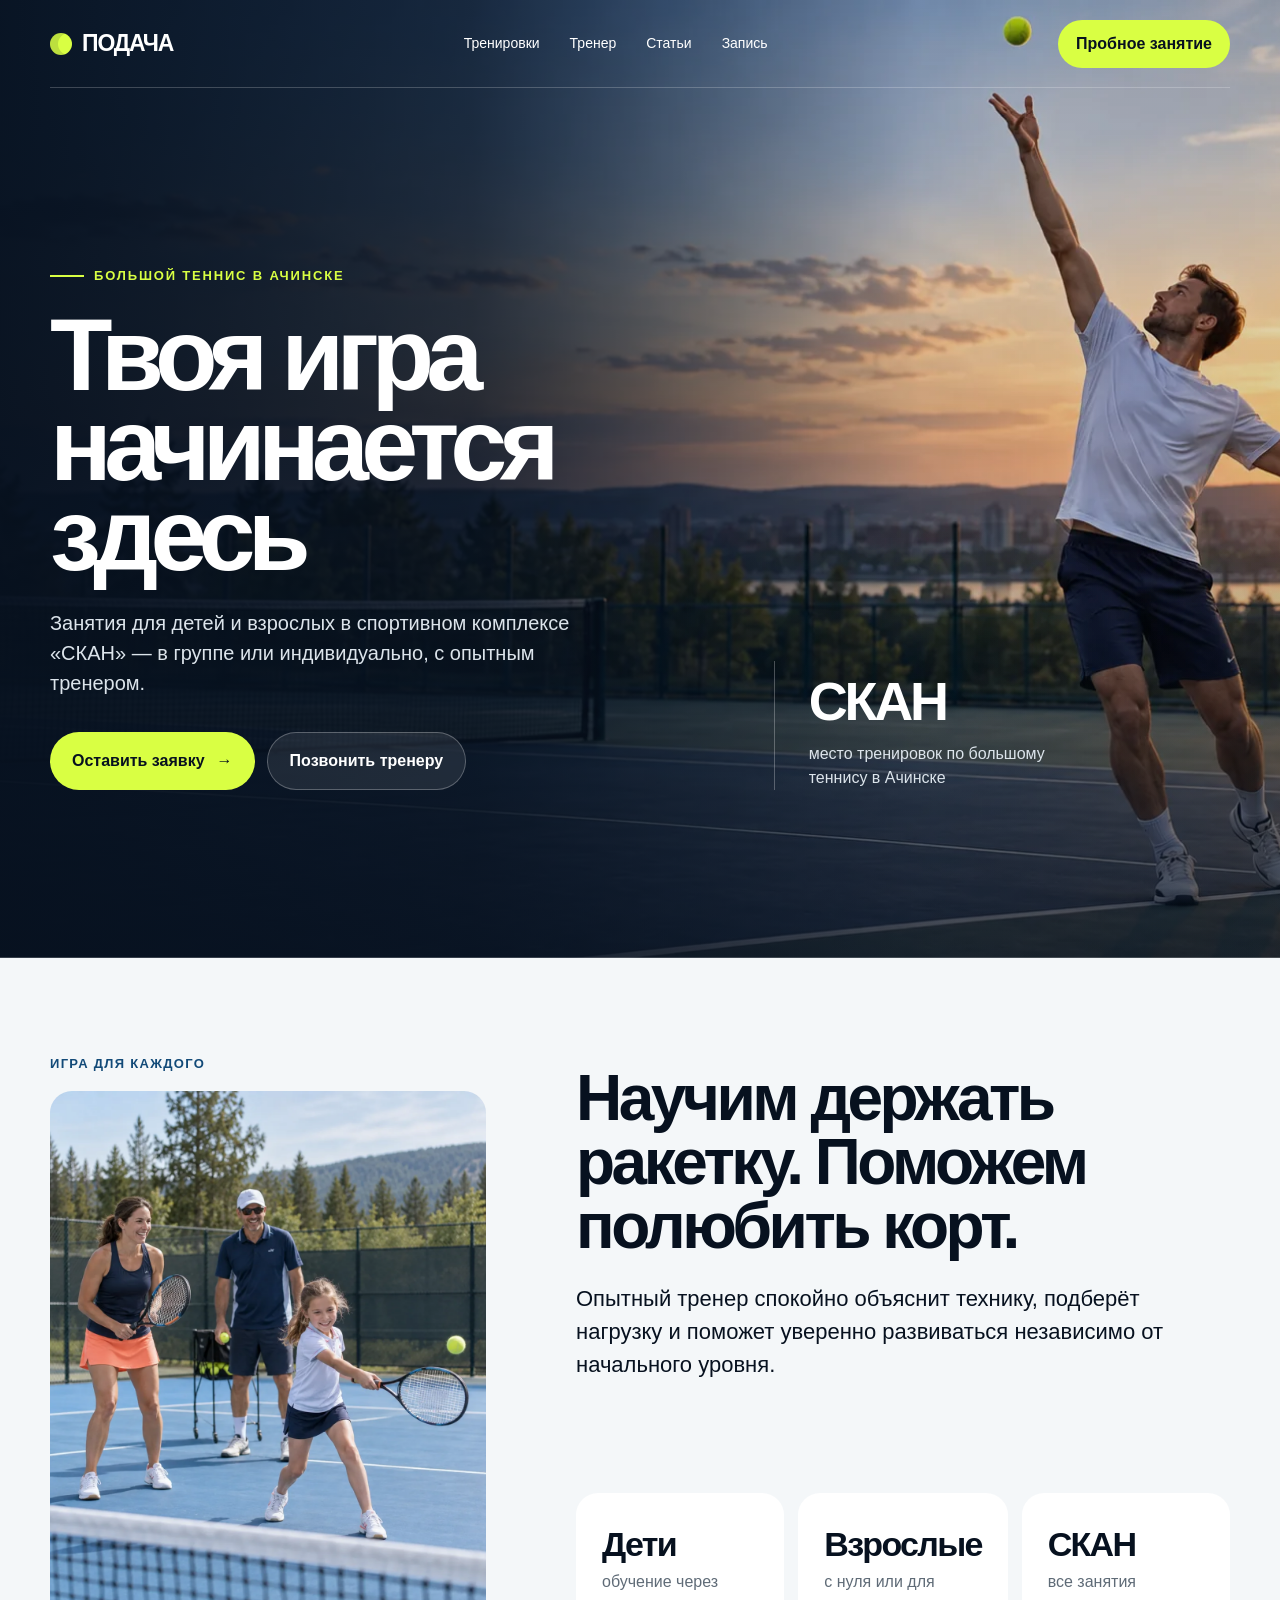
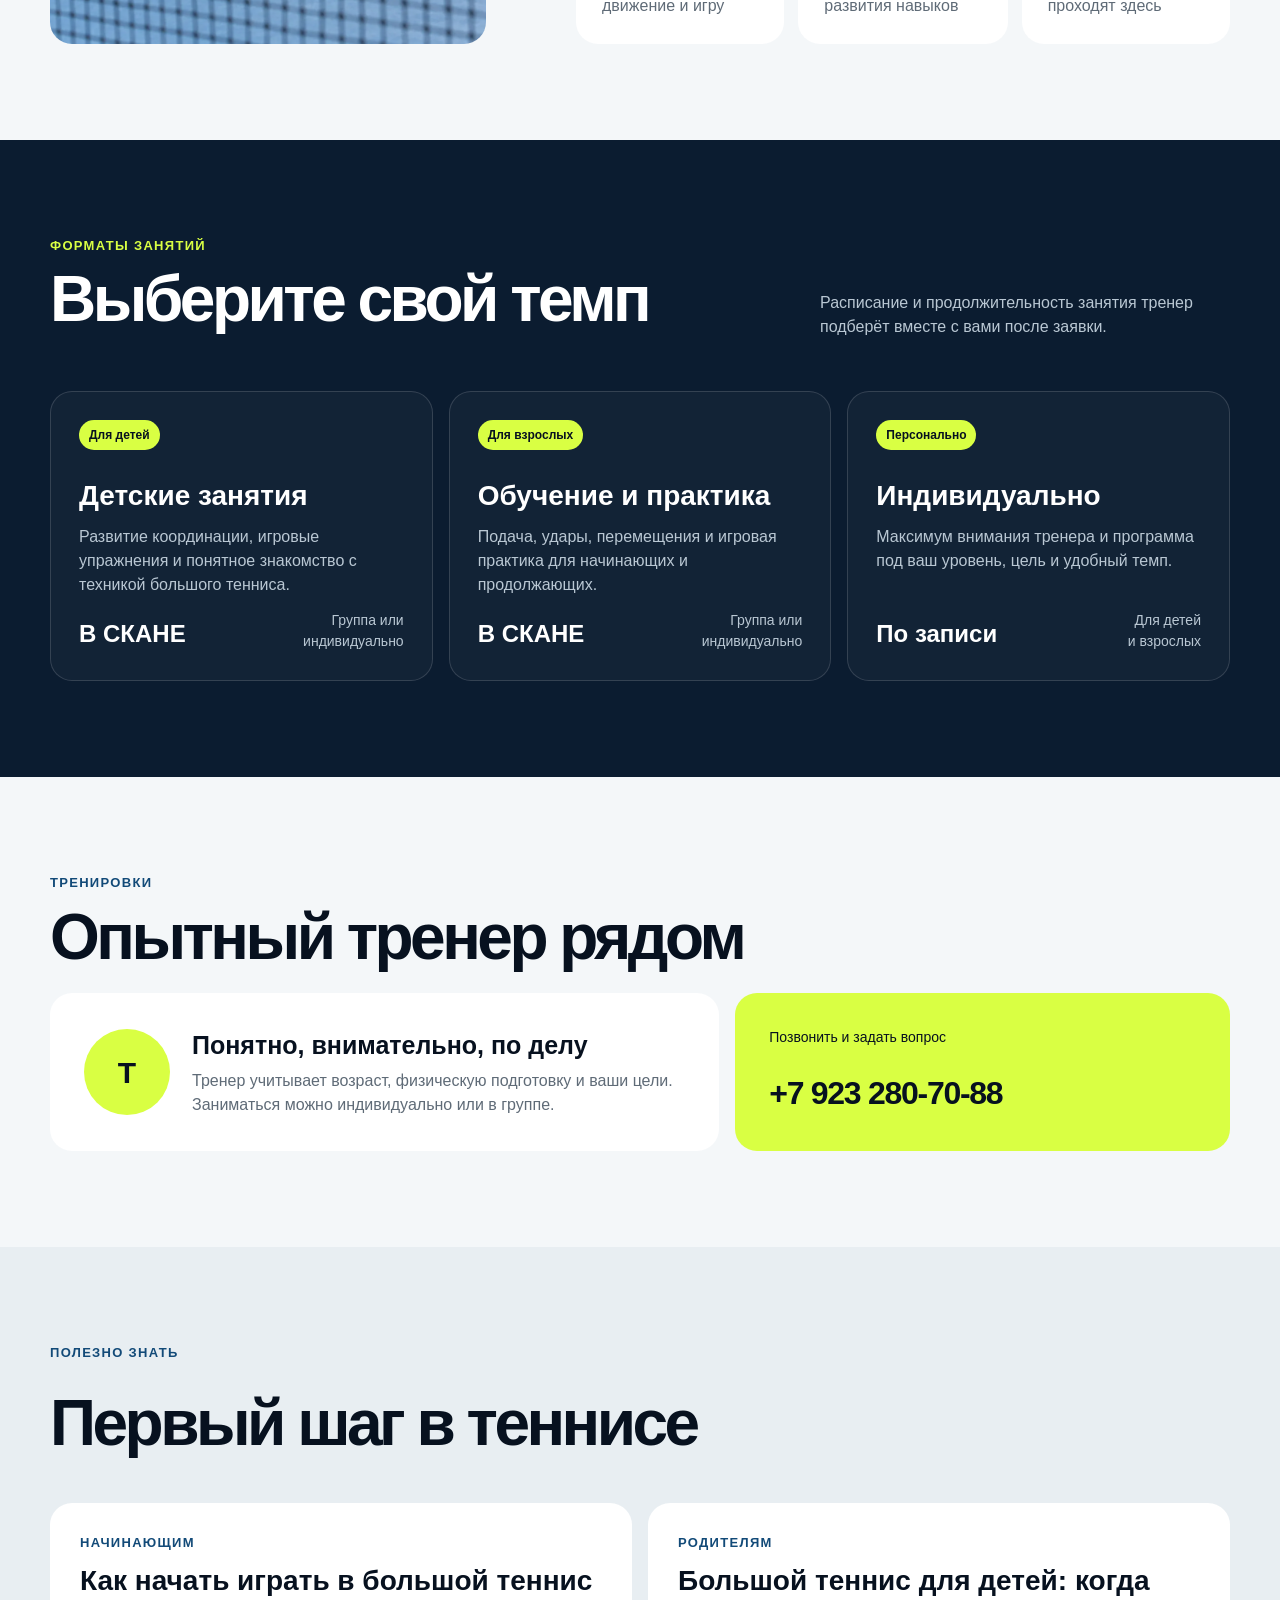
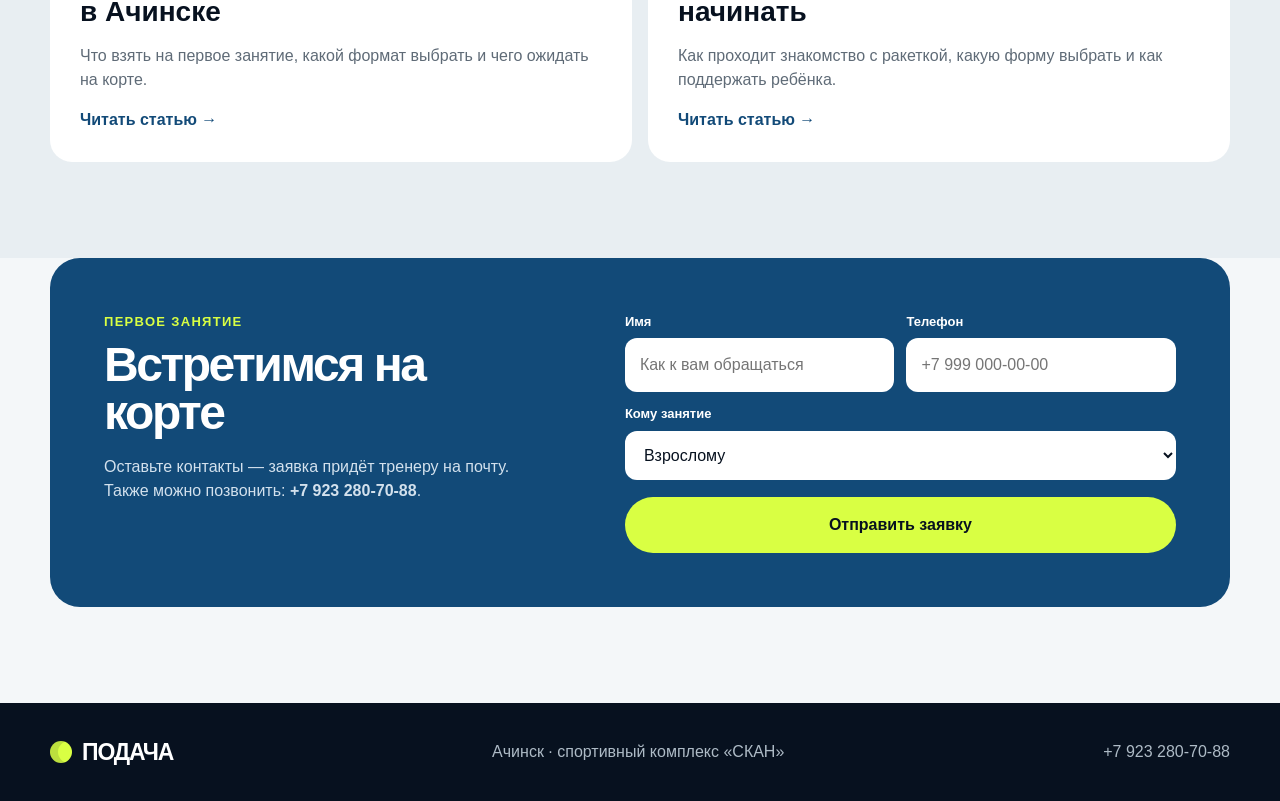
<file: index.html>
<!doctype html>
<html lang="ru">
<head>
  <meta charset="utf-8">
  <meta name="viewport" content="width=device-width, initial-scale=1">
  <meta name="description" content="Большой теннис в Ачинске: тренировки для детей и взрослых, расписание и запись на первое занятие.">
  <title>Подача — теннис в Ачинске</title>
  <link rel="canonical" href="https://artyomzhuravlyov.github.io/">
  <meta name="robots" content="index,follow,max-image-preview:large">
  <meta property="og:type" content="website"><meta property="og:locale" content="ru_RU"><meta property="og:title" content="Большой теннис в Ачинске — занятия для детей и взрослых"><meta property="og:description" content="Групповые и индивидуальные занятия с опытным тренером в спортивном комплексе «СКАН». Оставьте заявку онлайн.">
  <link rel="icon" type="image/png" sizes="120x120" href="/favicon.png">
  <script type="application/ld+json">{"@context":"https://schema.org","@type":"SportsActivityLocation","name":"Подача — большой теннис в Ачинске","url":"https://artyomzhuravlyov.github.io/","telephone":"+79232807088","address":{"@type":"PostalAddress","addressLocality":"Ачинск","addressRegion":"Красноярский край","addressCountry":"RU"},"areaServed":"Ачинск","sport":"Теннис"}</script>
  <style>
    :root{--ink:#07111f;--navy:#0b1c30;--blue:#124a78;--acid:#d9ff43;--paper:#f4f7f9;--white:#fff;--muted:#5f6b77;--line:#d9e0e5;--radius:22px}
    *{box-sizing:border-box}html{scroll-behavior:smooth}body{margin:0;background:var(--paper);color:var(--ink);font:16px/1.5 Inter,Arial,sans-serif}button,input,select{font:inherit}a{color:inherit;text-decoration:none}.wrap{width:min(1180px,calc(100% - 40px));margin:auto}
    header{position:absolute;z-index:3;left:0;right:0;top:0;color:#fff}.nav{height:88px;display:flex;align-items:center;justify-content:space-between;border-bottom:1px solid #ffffff35}.brand{font-weight:900;font-size:23px;letter-spacing:-.05em;display:flex;align-items:center;gap:10px}.ball{width:22px;height:22px;background:var(--acid);border-radius:50%;box-shadow:inset 8px 0 0 #07111f22}.links{display:flex;gap:30px;font-size:14px}.nav-cta{background:var(--acid);color:var(--ink);font-weight:800;padding:12px 18px;border-radius:999px}
    .hero{min-height:760px;color:#fff;display:grid;align-items:end;position:relative;background:linear-gradient(90deg,#07111ff2 0%,#07111fbf 37%,#07111f20 72%),linear-gradient(0deg,#07111fb5 0%,transparent 45%),url('hero-tennis.webp') center/cover}.hero:after{content:"";position:absolute;inset:auto 0 0;height:1px;background:#ffffff30}.hero-inner{position:relative;z-index:1;padding:170px 0 72px;display:grid;grid-template-columns:1fr .72fr;gap:90px;align-items:end}.eyebrow{display:flex;align-items:center;gap:10px;text-transform:uppercase;letter-spacing:.14em;font-weight:800;font-size:13px;color:var(--acid)}.eyebrow:before{content:"";width:34px;height:2px;background:var(--acid)}h1{font-size:clamp(58px,8vw,108px);line-height:.88;letter-spacing:-.075em;margin:24px 0 28px;max-width:760px}.lead{font-size:20px;max-width:560px;color:#dce4eb;margin:0 0 34px}.actions{display:flex;gap:12px;flex-wrap:wrap}.btn{border:0;border-radius:999px;padding:16px 22px;font-weight:800;cursor:pointer;display:inline-flex;align-items:center;gap:12px}.btn-primary{background:var(--acid);color:var(--ink)}.btn-ghost{background:#ffffff16;border:1px solid #ffffff44;color:#fff}.hero-note{border-left:1px solid #ffffff45;padding-left:34px}.hero-note strong{font-size:54px;letter-spacing:-.06em}.hero-note p{margin:0;color:#dce4eb;max-width:280px}
    section{padding:96px 0}.intro{display:grid;grid-template-columns:.8fr 1.2fr;gap:90px}.kicker{color:var(--blue);font-weight:900;text-transform:uppercase;letter-spacing:.1em;font-size:13px}.intro h2,.schedule h2,.coaches h2{font-size:clamp(38px,5vw,64px);line-height:1;letter-spacing:-.055em;margin:12px 0 24px}.intro-copy{font-size:22px;max-width:650px;margin:0}.facts{grid-column:2;display:grid;grid-template-columns:repeat(3,1fr);gap:14px;margin-top:22px}.fact{background:#fff;border-radius:var(--radius);padding:26px}.fact b{display:block;font-size:34px;letter-spacing:-.05em}.fact span{color:var(--muted)}
    .schedule{background:var(--navy);color:#fff}.section-head{display:flex;justify-content:space-between;align-items:end;gap:30px;margin-bottom:36px}.section-head p{max-width:410px;color:#b9c7d3}.cards{display:grid;grid-template-columns:repeat(3,1fr);gap:16px}.card{min-height:290px;border:1px solid #ffffff24;border-radius:var(--radius);padding:28px;display:flex;flex-direction:column;background:#ffffff08;transition:.25s}.card:hover{transform:translateY(-5px);border-color:var(--acid)}.tag{align-self:flex-start;background:var(--acid);color:var(--ink);padding:6px 10px;border-radius:999px;font-weight:800;font-size:12px}.card h3{font-size:28px;margin:25px 0 8px}.card p{color:#b9c7d3;margin:0}.card footer{margin-top:auto;display:flex;justify-content:space-between;align-items:end}.price{font-size:24px;font-weight:900}.time{font-size:14px;color:#b9c7d3;text-align:right}
    .coaches-grid{display:grid;grid-template-columns:1.15fr .85fr;gap:16px}.coach{background:#fff;border-radius:var(--radius);padding:34px;display:grid;grid-template-columns:86px 1fr;gap:22px;align-items:center}.avatar{width:86px;height:86px;border-radius:50%;display:grid;place-items:center;background:var(--acid);font-size:30px;font-weight:900}.coach h3{margin:0;font-size:25px}.coach p{margin:5px 0 0;color:var(--muted)}.contact-card{background:var(--acid);border-radius:var(--radius);padding:34px;display:flex;flex-direction:column;justify-content:space-between}.contact-card a{font-size:clamp(23px,3vw,32px);font-weight:900;letter-spacing:-.04em}.contact-card span{font-size:14px}
    .signup{padding-top:0}.signup-box{background:var(--blue);color:#fff;border-radius:30px;padding:54px;display:grid;grid-template-columns:.9fr 1.1fr;gap:70px}.signup h2{font-size:48px;line-height:1;letter-spacing:-.05em;margin:10px 0 18px}.signup p{color:#d3e1ed}.form{display:grid;grid-template-columns:1fr 1fr;gap:12px}.field{display:flex;flex-direction:column;gap:7px}.field.full{grid-column:1/-1}.field label{font-size:13px;font-weight:800}.field input,.field select{width:100%;border:0;border-radius:12px;padding:15px;background:#fff;color:var(--ink)}.form .btn{grid-column:1/-1;justify-content:center;margin-top:5px}.bot-trap{position:absolute!important;left:-10000px!important;width:1px!important;height:1px!important;overflow:hidden!important}.success{display:none;grid-column:1/-1;background:#d9ff4322;border:1px solid var(--acid);border-radius:12px;padding:14px}.success.show{display:block}
    .articles{background:#e8eef2}.article-grid{display:grid;grid-template-columns:1fr 1fr;gap:16px}.article-teaser{background:#fff;border-radius:var(--radius);padding:30px}.article-teaser h3{font-size:28px;line-height:1.1;margin:14px 0}.article-teaser p{color:var(--muted)}.article-teaser a{font-weight:900;color:var(--blue)}.site-footer{padding:32px 0;background:var(--ink);color:#aebbc6}.footer-inner{display:flex;justify-content:space-between;gap:20px;align-items:center}.footer-inner .brand{color:#fff}.mobile-menu{display:none}
    @media(max-width:800px){.wrap{width:min(100% - 28px,1180px)}.links,.nav-cta{display:none}.mobile-menu{display:block;border:1px solid #ffffff50;background:none;color:#fff;border-radius:999px;padding:9px 13px}.hero{min-height:700px;background-position:62% center}.hero-inner{grid-template-columns:1fr;gap:40px;padding-top:140px}.hero-note{display:none}.intro{grid-template-columns:1fr;gap:24px}.facts{grid-column:1;grid-template-columns:1fr}.cards,.coaches-grid,.article-grid{grid-template-columns:1fr}.section-head{align-items:start;flex-direction:column}.signup-box{grid-template-columns:1fr;padding:32px 22px;gap:28px}.form{grid-template-columns:1fr}.field.full,.form .btn{grid-column:1}.footer-inner{align-items:start;flex-direction:column}section{padding:72px 0}}
    .intro-visual{grid-row:1/3;display:flex;flex-direction:column;gap:18px}.intro-visual img{display:block;width:100%;height:100%;min-height:430px;max-height:610px;object-fit:cover;border-radius:var(--radius)}
    @media(max-width:800px){.intro-visual{grid-row:auto}.intro-visual img{min-height:360px;max-height:520px}}
  </style>
</head>
<body>
  <header><div class="wrap nav"><a class="brand" href="#top"><span class="ball"></span> ПОДАЧА</a><nav class="links"><a href="#programs">Тренировки</a><a href="#coaches">Тренер</a><a href="#articles">Статьи</a><a href="#signup">Запись</a></nav><a class="nav-cta" href="#signup">Пробное занятие</a><button class="mobile-menu" aria-label="Перейти к записи" onclick="location.href='#signup'">Записаться</button></div></header>
  <main id="top">
    <section class="hero"><div class="wrap hero-inner"><div><div class="eyebrow">Большой теннис в Ачинске</div><h1>Твоя игра начинается здесь</h1><p class="lead">Занятия для детей и взрослых в спортивном комплексе «СКАН» — в группе или индивидуально, с опытным тренером.</p><div class="actions"><a class="btn btn-primary" href="#signup">Оставить заявку <span>→</span></a><a class="btn btn-ghost" href="tel:+79232807088">Позвонить тренеру</a></div></div><aside class="hero-note"><strong>СКАН</strong><p>место тренировок по большому теннису в Ачинске</p></aside></div></section>
    <section><div class="wrap intro"><div class="intro-visual"><div class="kicker">Игра для каждого</div><img src="images/tennis-for-everyone.webp" width="1122" height="1402" alt="Дети и взрослые занимаются теннисом вместе с тренером" loading="lazy" decoding="async"></div><div><h2>Научим держать ракетку. Поможем полюбить корт.</h2><p class="intro-copy">Опытный тренер спокойно объяснит технику, подберёт нагрузку и поможет уверенно развиваться независимо от начального уровня.</p></div><div class="facts"><div class="fact"><b>Дети</b><span>обучение через движение и игру</span></div><div class="fact"><b>Взрослые</b><span>с нуля или для развития навыков</span></div><div class="fact"><b>СКАН</b><span>все занятия проходят здесь</span></div></div></div></section>
    <section class="schedule" id="programs"><div class="wrap"><div class="section-head"><div><div class="kicker" style="color:var(--acid)">Форматы занятий</div><h2>Выберите свой темп</h2></div><p>Расписание и продолжительность занятия тренер подберёт вместе с вами после заявки.</p></div><div class="cards"><article class="card"><span class="tag">Для детей</span><h3>Детские занятия</h3><p>Развитие координации, игровые упражнения и понятное знакомство с техникой большого тенниса.</p><footer><span class="price">В СКАНЕ</span><span class="time">Группа или<br>индивидуально</span></footer></article><article class="card"><span class="tag">Для взрослых</span><h3>Обучение и практика</h3><p>Подача, удары, перемещения и игровая практика для начинающих и продолжающих.</p><footer><span class="price">В СКАНЕ</span><span class="time">Группа или<br>индивидуально</span></footer></article><article class="card"><span class="tag">Персонально</span><h3>Индивидуально</h3><p>Максимум внимания тренера и программа под ваш уровень, цель и удобный темп.</p><footer><span class="price">По записи</span><span class="time">Для детей<br>и взрослых</span></footer></article></div></div></section>
    <section class="coaches" id="coaches"><div class="wrap"><div class="kicker">Тренировки</div><h2>Опытный тренер рядом</h2><div class="coaches-grid"><article class="coach"><div class="avatar">Т</div><div><h3>Понятно, внимательно, по делу</h3><p>Тренер учитывает возраст, физическую подготовку и ваши цели. Заниматься можно индивидуально или в группе.</p></div></article><aside class="contact-card"><span>Позвонить и задать вопрос</span><a href="tel:+79232807088">+7 923 280-70-88</a></aside></div></div></section>
    <section class="articles" id="articles"><div class="wrap"><div class="kicker">Полезно знать</div><h2 style="font-size:clamp(38px,5vw,64px);letter-spacing:-.055em;margin:12px 0 32px">Первый шаг в теннисе</h2><div class="article-grid"><article class="article-teaser"><div class="kicker">Начинающим</div><h3>Как начать играть в большой теннис в Ачинске</h3><p>Что взять на первое занятие, какой формат выбрать и чего ожидать на корте.</p><a href="/articles/kak-nachat-igrat-v-tennis-v-achinske/">Читать статью →</a></article><article class="article-teaser"><div class="kicker">Родителям</div><h3>Большой теннис для детей: когда начинать</h3><p>Как проходит знакомство с ракеткой, какую форму выбрать и как поддержать ребёнка.</p><a href="/articles/tennis-dlya-detey/">Читать статью →</a></article></div></div></section>
    <section class="signup" id="signup"><div class="wrap"><div class="signup-box"><div><div class="kicker" style="color:var(--acid)">Первое занятие</div><h2>Встретимся на корте</h2><p>Оставьте контакты — заявка придёт тренеру на почту. Также можно позвонить: <a href="tel:+79232807088"><strong>+7 923 280-70-88</strong></a>.</p></div><form class="form" id="trialForm" action="https://formsubmit.co/artyom.zhuravlyov.spbk@mail.ru" method="POST"><input type="hidden" name="_subject" value="Новая заявка на теннис в Ачинске"><input type="hidden" name="_next" value="https://artyomzhuravlyov.github.io/thanks/"><input type="hidden" name="_captcha" value="false"><input type="hidden" name="_template" value="table"><div class="bot-trap" aria-hidden="true"><label for="website">Не заполняйте это поле</label><input id="website" name="website" tabindex="-1" autocomplete="off"></div><div class="field"><label for="name">Имя</label><input id="name" name="Имя" required placeholder="Как к вам обращаться"></div><div class="field"><label for="phone">Телефон</label><input id="phone" name="Телефон" required inputmode="tel" placeholder="+7 999 000-00-00"></div><div class="field full"><label for="group">Кому занятие</label><select id="group" name="Формат"><option>Взрослому</option><option>Ребёнку</option><option>Подростку</option></select></div><button class="btn btn-primary" type="submit">Отправить заявку</button><div class="success" id="success" role="status">Спасибо! Заявка отправляется тренеру.</div></form></div></div></section>
  </main>
  <footer class="site-footer"><div class="wrap footer-inner"><div class="brand"><span class="ball"></span> ПОДАЧА</div><div>Ачинск · спортивный комплекс «СКАН»</div><a href="tel:+79232807088">+7 923 280-70-88</a></div></footer>
  <script>const formOpened=Date.now();document.getElementById('trialForm').addEventListener('submit',function(e){if(this.website.value||Date.now()-formOpened<2500){e.preventDefault();return}document.getElementById('success').classList.add('show');this.querySelector('button').textContent='Проверка…';});</script>
</body>
</html>
</file>
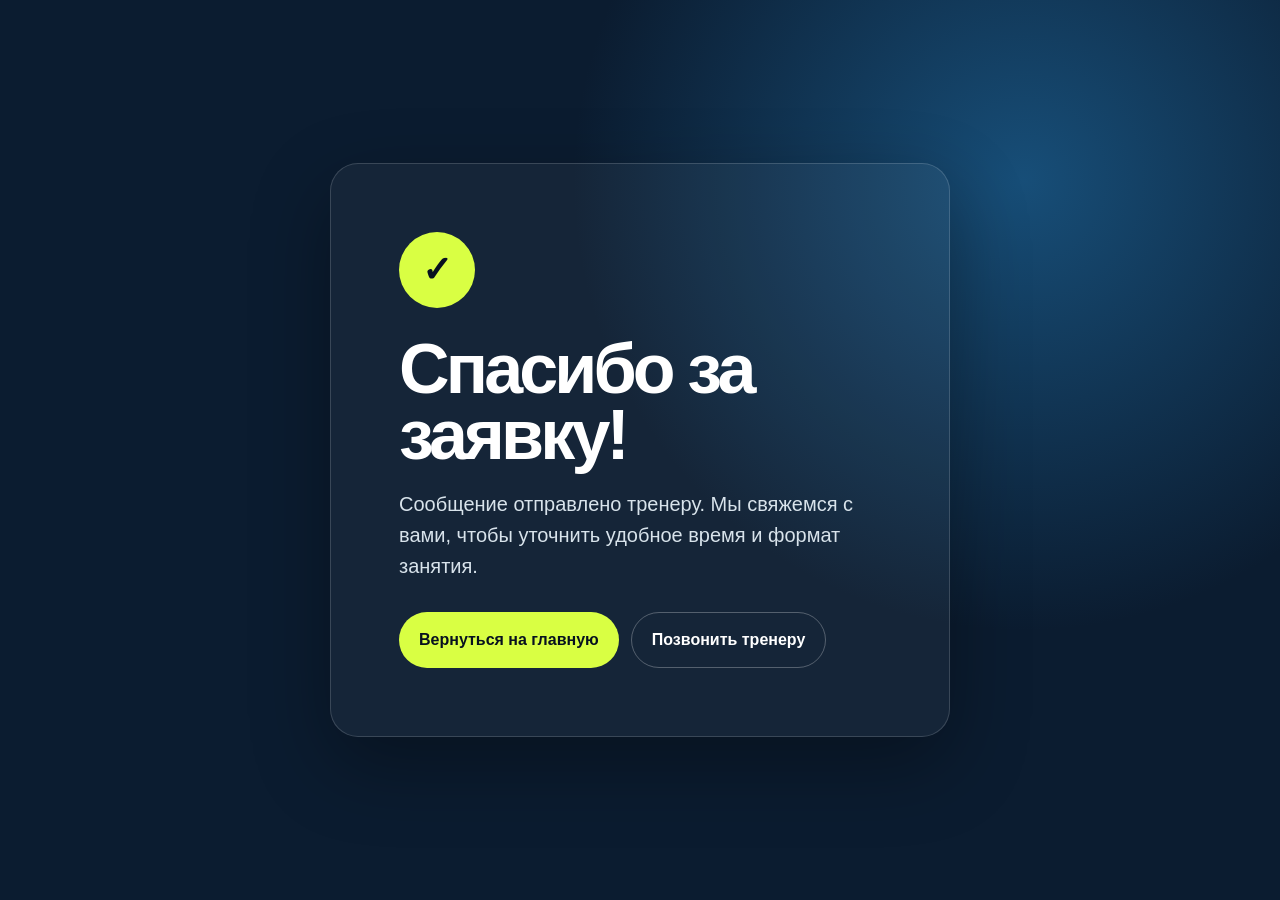
<file: thanks/index.html>
<!doctype html>
<html lang="ru">
<head>
  <meta charset="utf-8">
  <meta name="viewport" content="width=device-width,initial-scale=1">
  <meta name="robots" content="noindex,nofollow">
  <title>Заявка отправлена — Подача</title>
  <link rel="icon" type="image/png" sizes="120x120" href="/favicon.png">
  <style>
    :root{--ink:#07111f;--navy:#0b1c30;--blue:#124a78;--acid:#d9ff43;--white:#fff}*{box-sizing:border-box}body{margin:0;min-height:100vh;display:grid;place-items:center;background:radial-gradient(circle at 80% 20%,#174e78 0,transparent 36%),var(--navy);color:var(--white);font:16px/1.55 Inter,Arial,sans-serif}.card{width:min(620px,calc(100% - 32px));padding:clamp(34px,7vw,68px);border:1px solid #ffffff28;border-radius:28px;background:#ffffff0b;box-shadow:0 28px 80px #0005}.ball{width:76px;height:76px;border-radius:50%;display:grid;place-items:center;background:var(--acid);color:var(--ink);font-size:36px;font-weight:900}h1{font-size:clamp(42px,8vw,70px);line-height:.95;letter-spacing:-.055em;margin:28px 0 20px}p{font-size:20px;color:#d8e3eb;margin:0 0 30px}.actions{display:flex;gap:12px;flex-wrap:wrap}.button{display:inline-flex;align-items:center;justify-content:center;padding:15px 20px;border-radius:999px;text-decoration:none;font-weight:900}.primary{background:var(--acid);color:var(--ink)}.secondary{border:1px solid #ffffff45;color:#fff}@media(max-width:520px){.actions{flex-direction:column}.button{width:100%}}
  </style>
</head>
<body>
  <main class="card">
    <div class="ball">✓</div>
    <h1>Спасибо за заявку!</h1>
    <p>Сообщение отправлено тренеру. Мы свяжемся с вами, чтобы уточнить удобное время и формат занятия.</p>
    <div class="actions">
      <a class="button primary" href="/">Вернуться на главную</a>
      <a class="button secondary" href="tel:+79232807088">Позвонить тренеру</a>
    </div>
  </main>
</body>
</html>
</file>
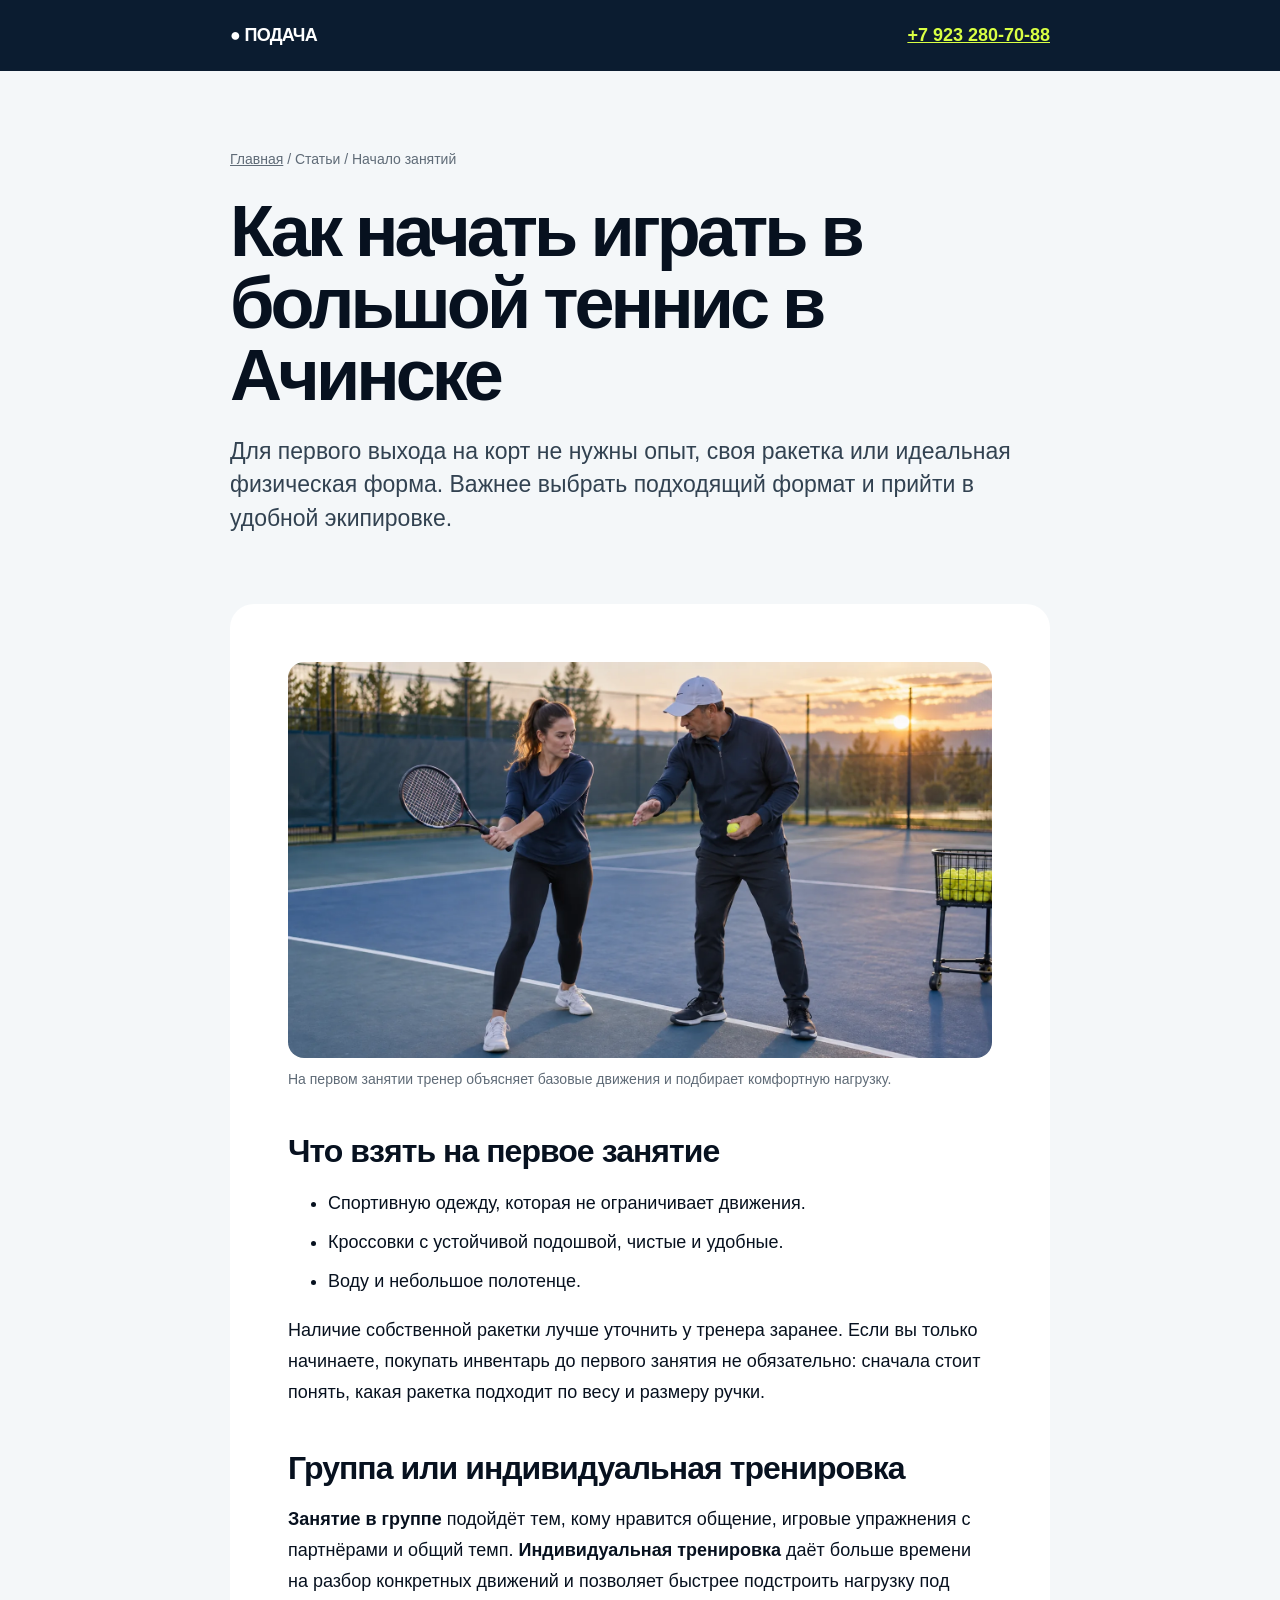
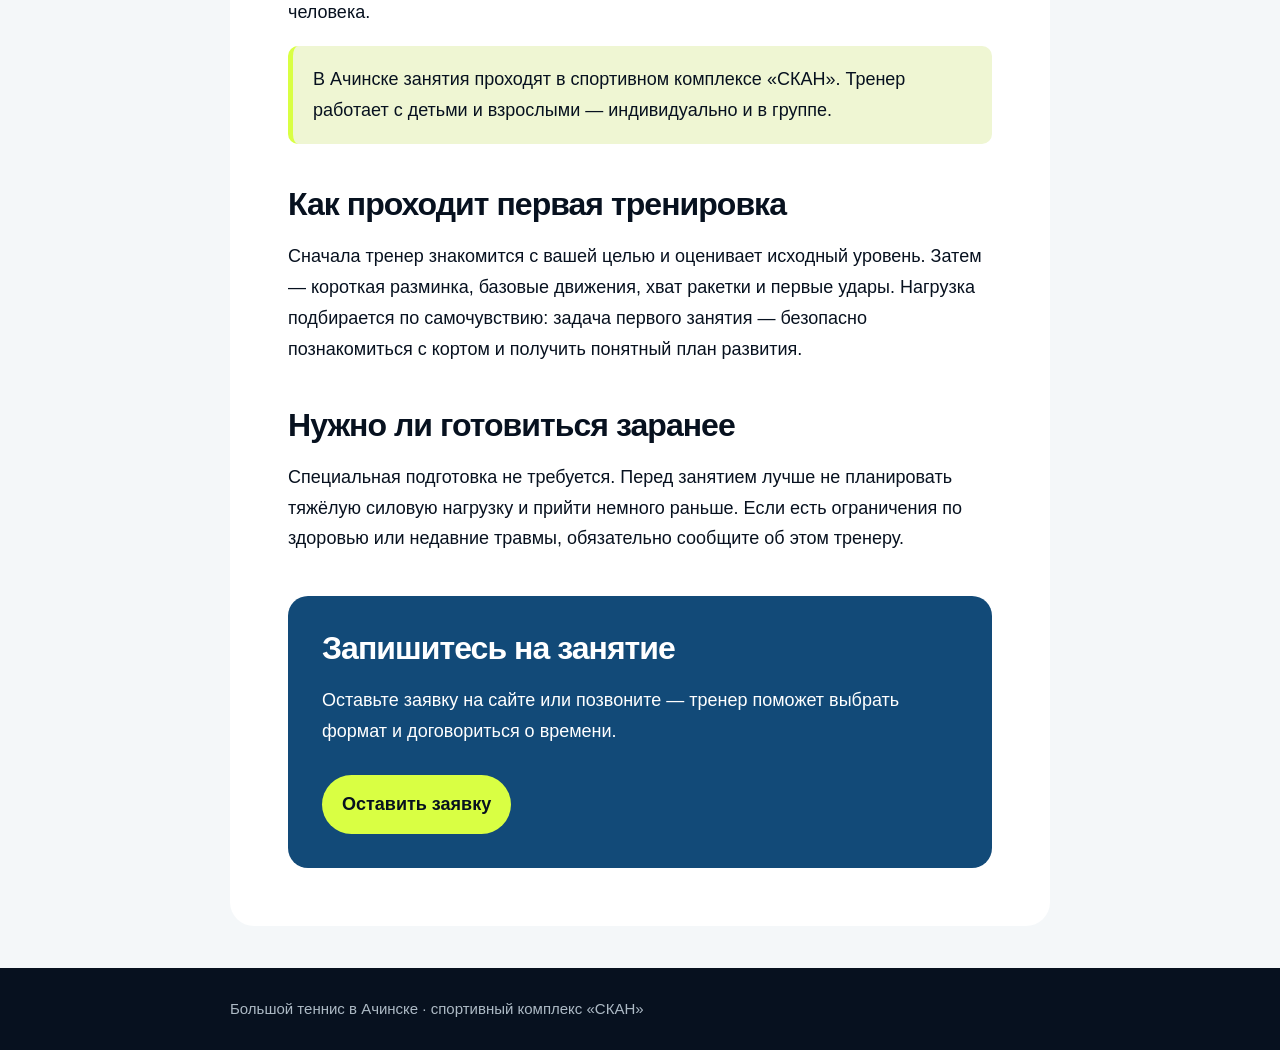
<file: articles/kak-nachat-igrat-v-tennis-v-achinske/index.html>
<!doctype html><html lang="ru"><head><meta charset="utf-8"><meta name="viewport" content="width=device-width,initial-scale=1"><title>Как начать играть в большой теннис в Ачинске — первый урок</title><meta name="description" content="Как проходит первое занятие по большому теннису в Ачинске, что взять с собой и выбрать: группу или индивидуальную тренировку."><link rel="canonical" href="https://artyomzhuravlyov.github.io/articles/kak-nachat-igrat-v-tennis-v-achinske/"><meta name="robots" content="index,follow"><link rel="icon" type="image/png" sizes="120x120" href="/favicon.png"><link rel="stylesheet" href="/article.css"><script type="application/ld+json">{"@context":"https://schema.org","@type":"Article","headline":"Как начать играть в большой теннис в Ачинске","datePublished":"2026-09-25","dateModified":"2026-09-25","inLanguage":"ru","author":{"@type":"Organization","name":"Подача — теннис в Ачинске"},"publisher":{"@type":"Organization","name":"Подача — теннис в Ачинске"},"mainEntityOfPage":"https://artyomzhuravlyov.github.io/articles/kak-nachat-igrat-v-tennis-v-achinske/"}</script></head><body><header class="top"><div class="wrap"><a class="brand" href="/">● ПОДАЧА</a><a class="call" href="tel:+79232807088">+7 923 280-70-88</a></div></header><main><div class="wrap hero"><div class="crumbs"><a href="/">Главная</a> / Статьи / Начало занятий</div><h1>Как начать играть в большой теннис в Ачинске</h1><p class="intro">Для первого выхода на корт не нужны опыт, своя ракетка или идеальная физическая форма. Важнее выбрать подходящий формат и прийти в удобной экипировке.</p></div><article class="wrap article"><figure class="article-hero"><img src="/images/first-tennis-lesson.webp" width="1672" height="942" alt="Начинающая теннисистка занимается с тренером на корте" loading="eager" decoding="async"><figcaption>На первом занятии тренер объясняет базовые движения и подбирает комфортную нагрузку.</figcaption></figure><h2>Что взять на первое занятие</h2><ul><li>Спортивную одежду, которая не ограничивает движения.</li><li>Кроссовки с устойчивой подошвой, чистые и удобные.</li><li>Воду и небольшое полотенце.</li></ul><p>Наличие собственной ракетки лучше уточнить у тренера заранее. Если вы только начинаете, покупать инвентарь до первого занятия не обязательно: сначала стоит понять, какая ракетка подходит по весу и размеру ручки.</p><h2>Группа или индивидуальная тренировка</h2><p><strong>Занятие в группе</strong> подойдёт тем, кому нравится общение, игровые упражнения с партнёрами и общий темп. <strong>Индивидуальная тренировка</strong> даёт больше времени на разбор конкретных движений и позволяет быстрее подстроить нагрузку под человека.</p><div class="note">В Ачинске занятия проходят в спортивном комплексе «СКАН». Тренер работает с детьми и взрослыми — индивидуально и в группе.</div><h2>Как проходит первая тренировка</h2><p>Сначала тренер знакомится с вашей целью и оценивает исходный уровень. Затем — короткая разминка, базовые движения, хват ракетки и первые удары. Нагрузка подбирается по самочувствию: задача первого занятия — безопасно познакомиться с кортом и получить понятный план развития.</p><h2>Нужно ли готовиться заранее</h2><p>Специальная подготовка не требуется. Перед занятием лучше не планировать тяжёлую силовую нагрузку и прийти немного раньше. Если есть ограничения по здоровью или недавние травмы, обязательно сообщите об этом тренеру.</p><div class="cta"><h2>Запишитесь на занятие</h2><p>Оставьте заявку на сайте или позвоните — тренер поможет выбрать формат и договориться о времени.</p><a class="button" href="/#signup">Оставить заявку</a></div></article></main><footer class="footer"><div class="wrap">Большой теннис в Ачинске · спортивный комплекс «СКАН»</div></footer></body></html>
</file>
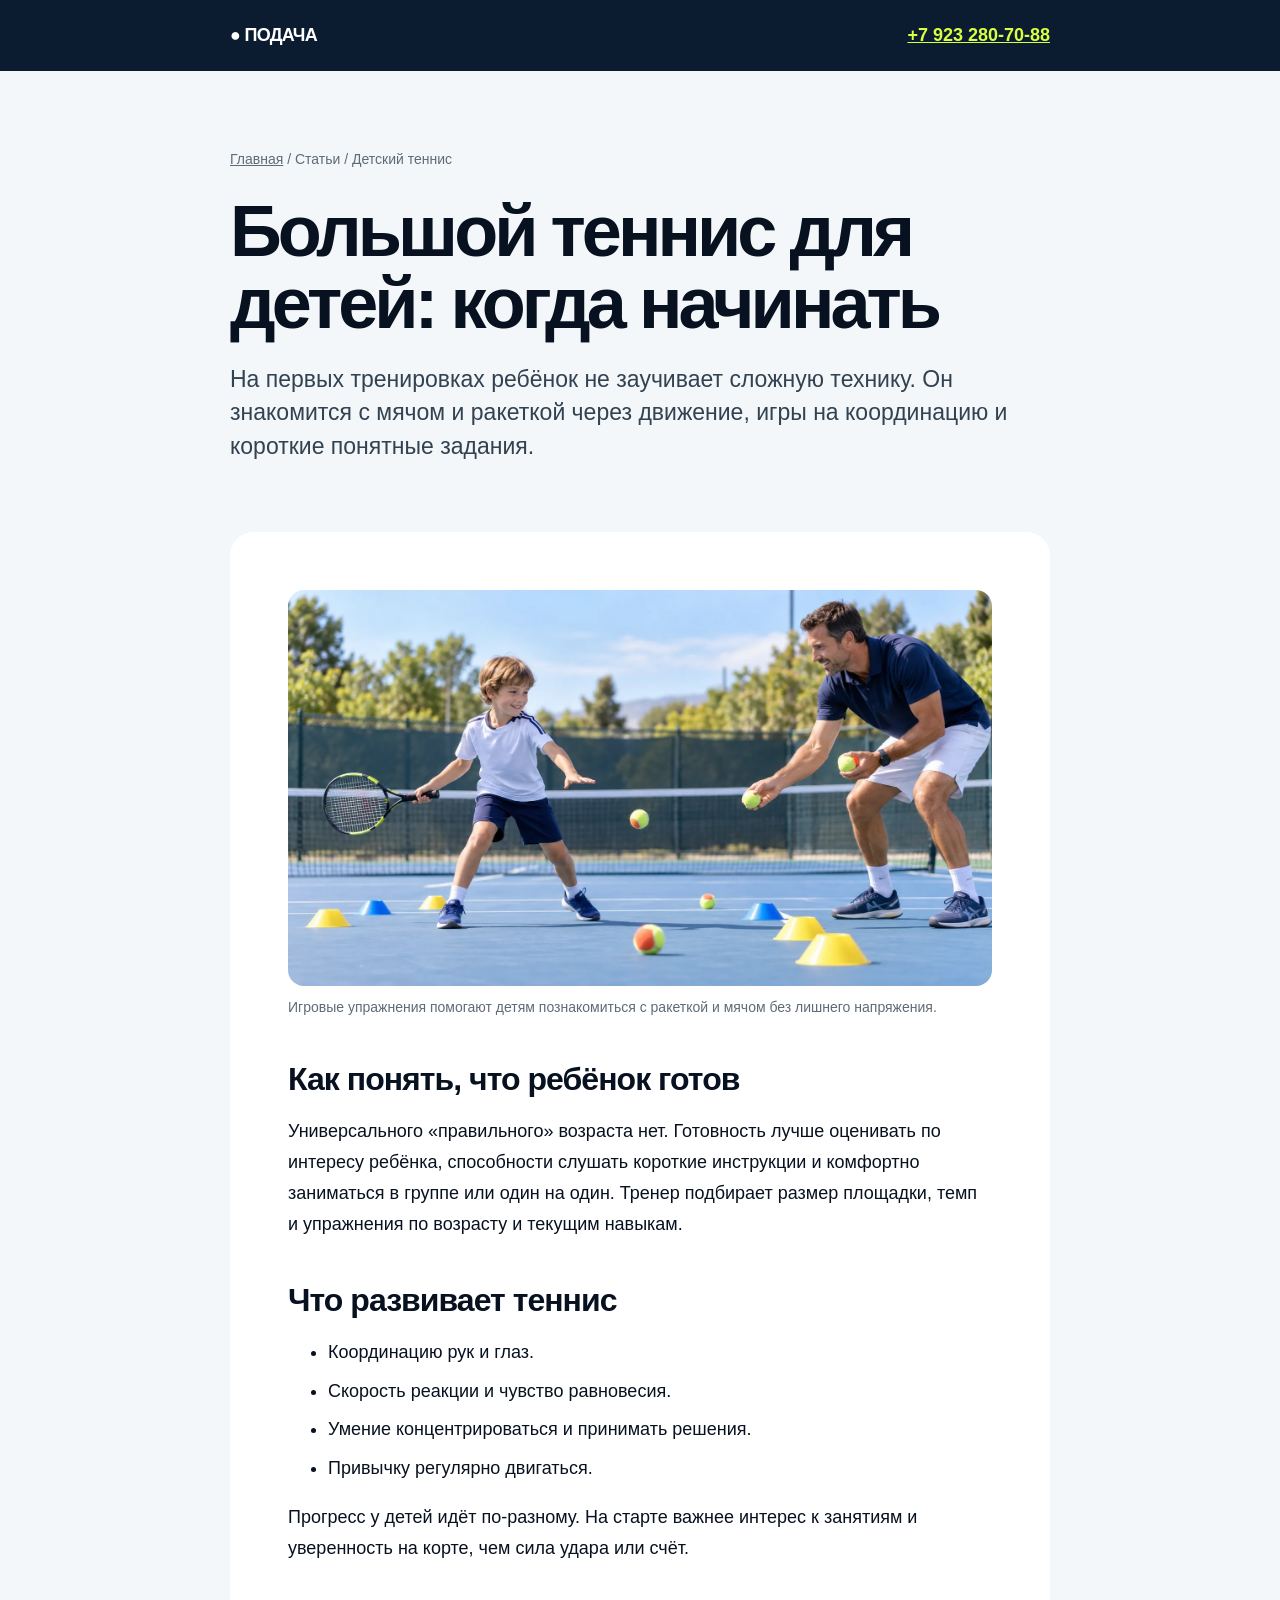
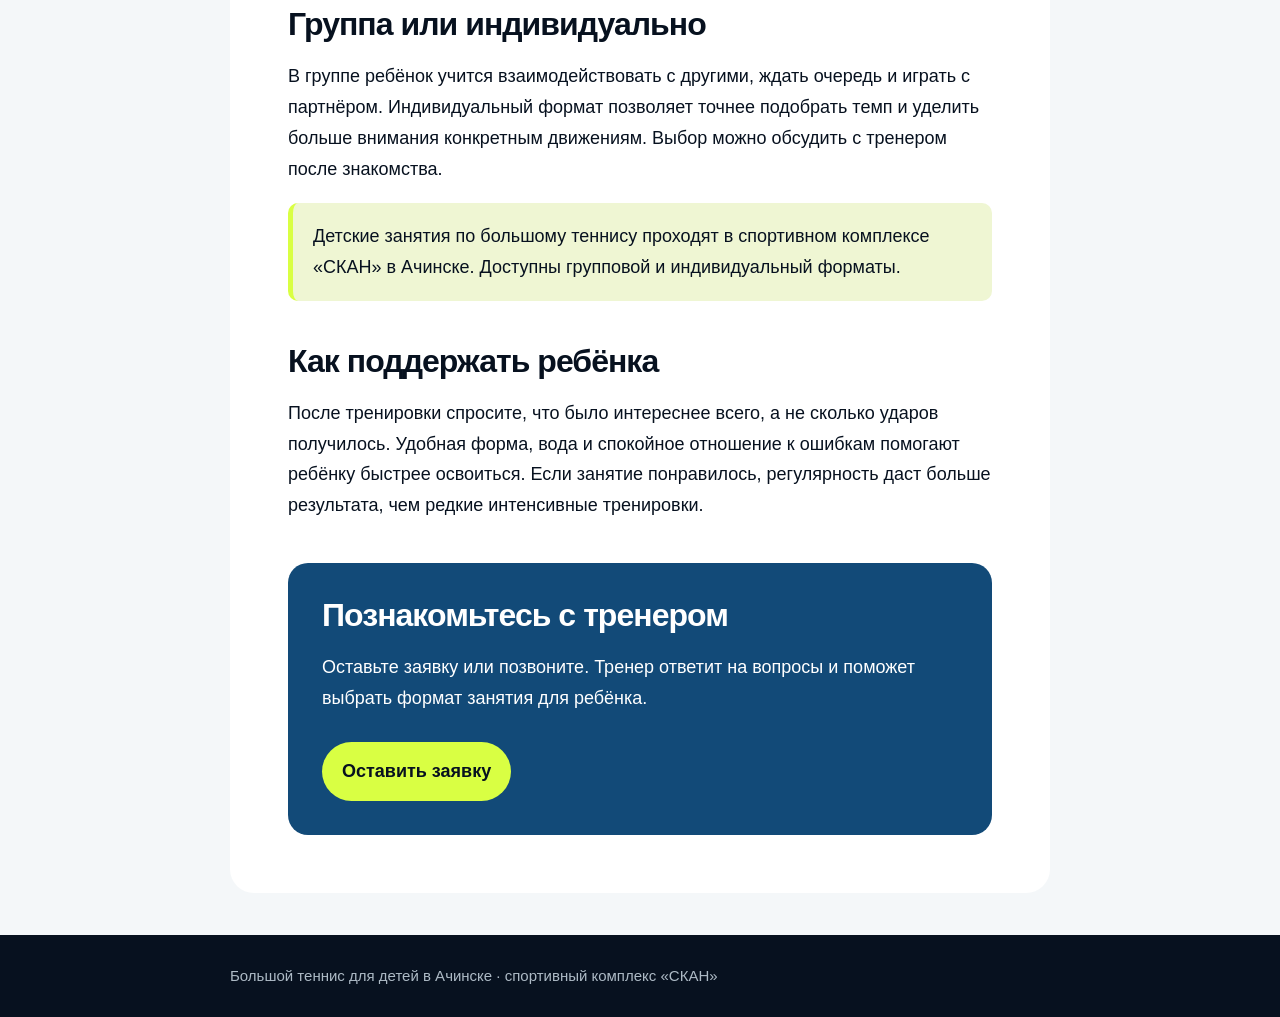
<file: articles/tennis-dlya-detey/index.html>
<!doctype html><html lang="ru"><head><meta charset="utf-8"><meta name="viewport" content="width=device-width,initial-scale=1"><title>Большой теннис для детей в Ачинске — занятия с тренером</title><meta name="description" content="Большой теннис для детей в Ачинске: когда начинать, как проходит первое занятие, какую одежду выбрать и чем полезны тренировки."><link rel="canonical" href="https://artyomzhuravlyov.github.io/articles/tennis-dlya-detey/"><meta name="robots" content="index,follow"><link rel="icon" type="image/png" sizes="120x120" href="/favicon.png"><link rel="stylesheet" href="/article.css"><script type="application/ld+json">{"@context":"https://schema.org","@type":"Article","headline":"Большой теннис для детей: когда начинать и как проходит занятие","datePublished":"2026-09-25","dateModified":"2026-09-25","inLanguage":"ru","author":{"@type":"Organization","name":"Подача — теннис в Ачинске"},"publisher":{"@type":"Organization","name":"Подача — теннис в Ачинске"},"mainEntityOfPage":"https://artyomzhuravlyov.github.io/articles/tennis-dlya-detey/"}</script></head><body><header class="top"><div class="wrap"><a class="brand" href="/">● ПОДАЧА</a><a class="call" href="tel:+79232807088">+7 923 280-70-88</a></div></header><main><div class="wrap hero"><div class="crumbs"><a href="/">Главная</a> / Статьи / Детский теннис</div><h1>Большой теннис для детей: когда начинать</h1><p class="intro">На первых тренировках ребёнок не заучивает сложную технику. Он знакомится с мячом и ракеткой через движение, игры на координацию и короткие понятные задания.</p></div><article class="wrap article"><figure class="article-hero"><img src="/images/kids-tennis-training.webp" width="1672" height="942" alt="Ребёнок выполняет игровое упражнение с тренером по теннису" loading="eager" decoding="async"><figcaption>Игровые упражнения помогают детям познакомиться с ракеткой и мячом без лишнего напряжения.</figcaption></figure><h2>Как понять, что ребёнок готов</h2><p>Универсального «правильного» возраста нет. Готовность лучше оценивать по интересу ребёнка, способности слушать короткие инструкции и комфортно заниматься в группе или один на один. Тренер подбирает размер площадки, темп и упражнения по возрасту и текущим навыкам.</p><h2>Что развивает теннис</h2><ul><li>Координацию рук и глаз.</li><li>Скорость реакции и чувство равновесия.</li><li>Умение концентрироваться и принимать решения.</li><li>Привычку регулярно двигаться.</li></ul><p>Прогресс у детей идёт по-разному. На старте важнее интерес к занятиям и уверенность на корте, чем сила удара или счёт.</p><h2>Группа или индивидуально</h2><p>В группе ребёнок учится взаимодействовать с другими, ждать очередь и играть с партнёром. Индивидуальный формат позволяет точнее подобрать темп и уделить больше внимания конкретным движениям. Выбор можно обсудить с тренером после знакомства.</p><div class="note">Детские занятия по большому теннису проходят в спортивном комплексе «СКАН» в Ачинске. Доступны групповой и индивидуальный форматы.</div><h2>Как поддержать ребёнка</h2><p>После тренировки спросите, что было интереснее всего, а не сколько ударов получилось. Удобная форма, вода и спокойное отношение к ошибкам помогают ребёнку быстрее освоиться. Если занятие понравилось, регулярность даст больше результата, чем редкие интенсивные тренировки.</p><div class="cta"><h2>Познакомьтесь с тренером</h2><p>Оставьте заявку или позвоните. Тренер ответит на вопросы и поможет выбрать формат занятия для ребёнка.</p><a class="button" href="/#signup">Оставить заявку</a></div></article></main><footer class="footer"><div class="wrap">Большой теннис для детей в Ачинске · спортивный комплекс «СКАН»</div></footer></body></html>
</file>
<file: article.css>
:root{--ink:#07111f;--navy:#0b1c30;--blue:#124a78;--acid:#d9ff43;--paper:#f4f7f9;--muted:#5f6b77;--line:#d9e0e5}*{box-sizing:border-box}body{margin:0;background:var(--paper);color:var(--ink);font:18px/1.72 Inter,Arial,sans-serif}a{color:inherit}.wrap{width:min(820px,calc(100% - 32px));margin:auto}.top{background:var(--navy);color:#fff;padding:20px 0}.top .wrap{display:flex;justify-content:space-between;align-items:center}.brand{font-weight:900;text-decoration:none;letter-spacing:-.04em}.call{color:var(--acid);font-weight:800}.hero{padding:76px 0 46px}.crumbs{font-size:14px;color:var(--muted)}h1{font-size:clamp(42px,7vw,72px);line-height:1;letter-spacing:-.055em;margin:24px 0}.intro{font-size:23px;line-height:1.45;color:#324251}.article{background:#fff;border-radius:24px;padding:clamp(24px,6vw,58px);margin-bottom:42px}.article h2{font-size:32px;line-height:1.15;letter-spacing:-.03em;margin:42px 0 14px}.article h2:first-child{margin-top:0}.article li{margin:8px 0}.note{background:#eff6d3;border-left:5px solid var(--acid);padding:18px 20px;border-radius:10px}.cta{background:var(--blue);color:#fff;padding:34px;border-radius:20px;margin-top:42px}.cta h2{margin:0 0 10px}.button{display:inline-block;margin-top:10px;background:var(--acid);color:var(--ink);text-decoration:none;font-weight:900;padding:14px 20px;border-radius:999px}.footer{background:var(--ink);color:#adbac5;padding:28px 0;font-size:15px}@media(max-width:600px){body{font-size:17px}.top .call{font-size:14px}.article{border-radius:16px}.hero{padding-top:52px}}
.article-hero{margin:0 0 38px}.article-hero img{display:block;width:100%;height:auto;aspect-ratio:16/9;object-fit:cover;border-radius:16px}.article-hero figcaption{margin-top:9px;color:var(--muted);font-size:14px}
</file>
